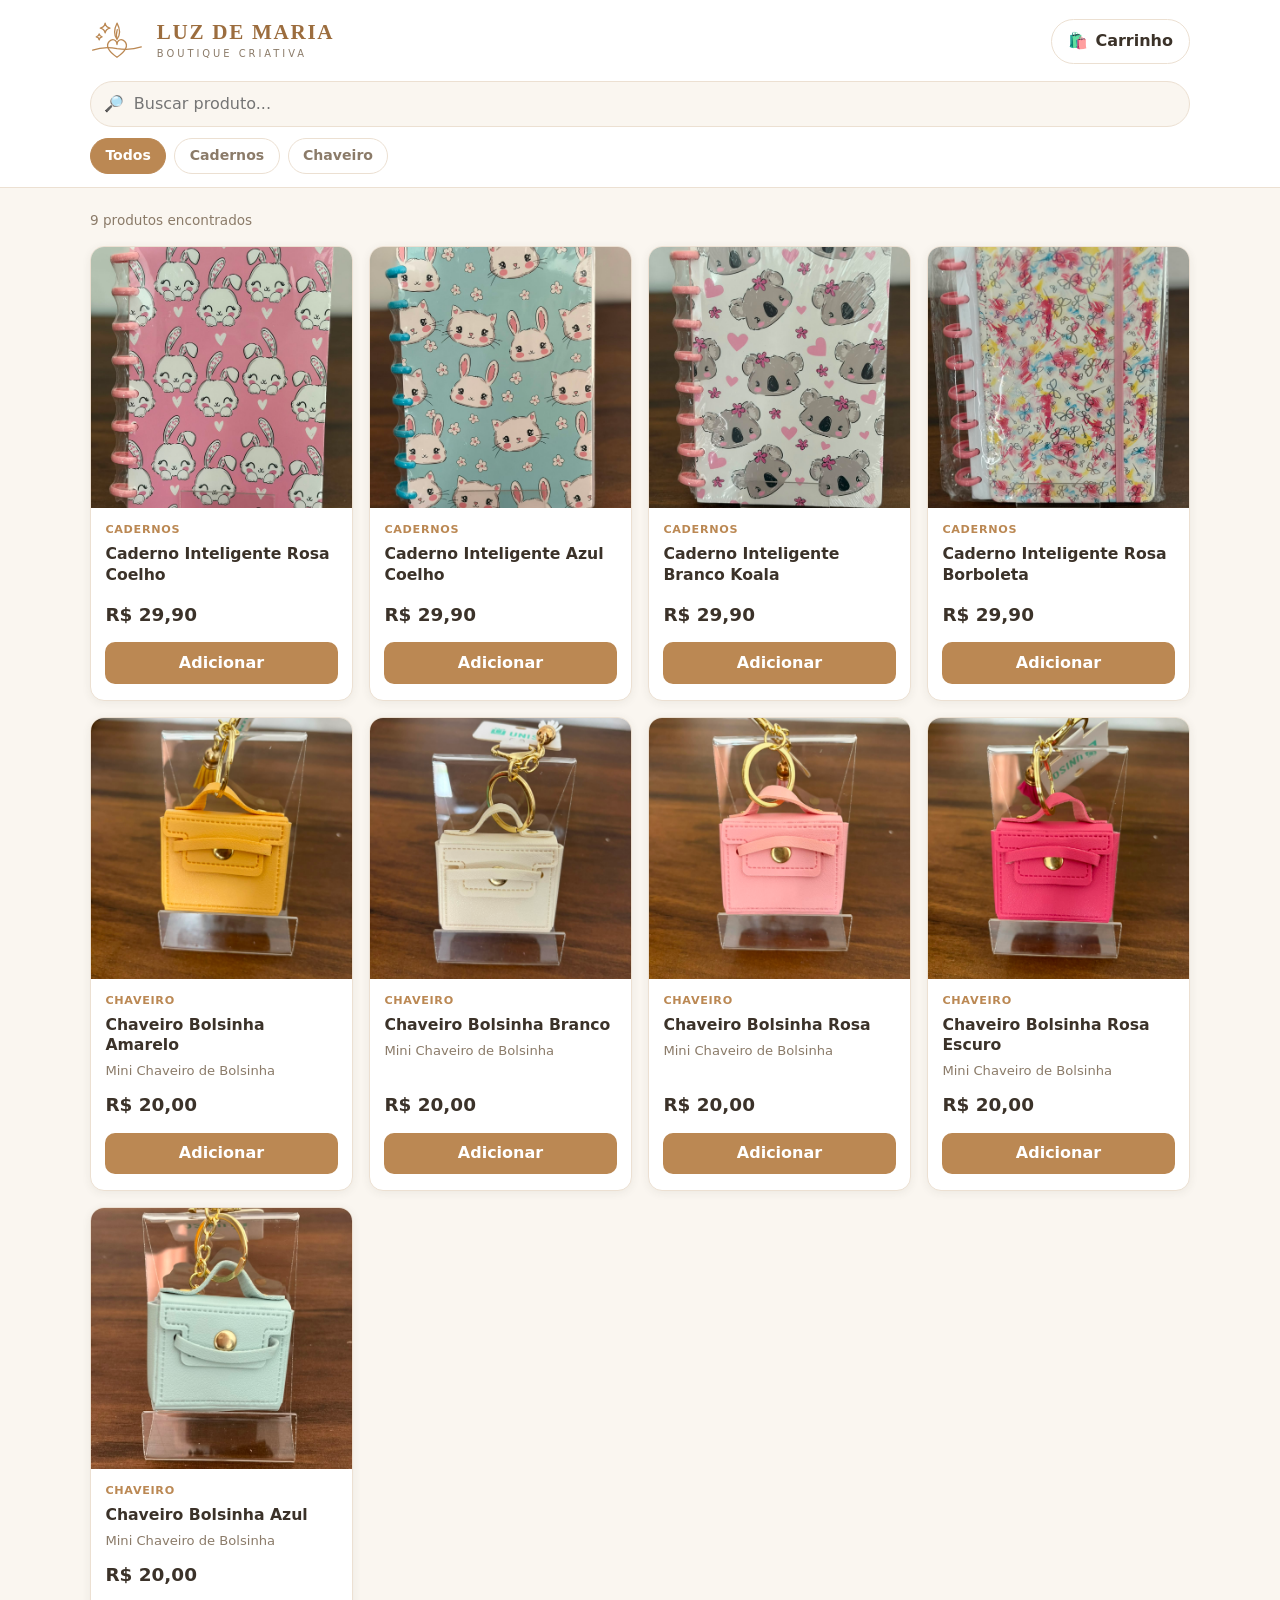
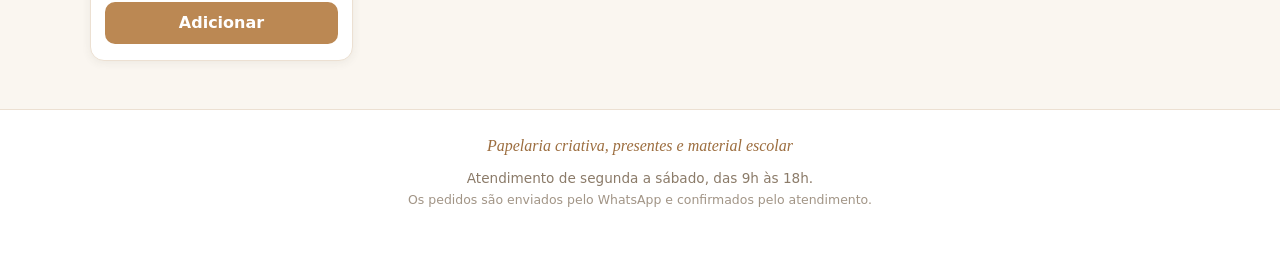
<file: index.html>
<!DOCTYPE html>
<html lang="pt-BR">
<head>
  <meta charset="UTF-8">
  <meta name="viewport" content="width=device-width, initial-scale=1">
  <title>Luz de Maria Boutique Criativa — Loja</title>
  <meta name="description" content="Catálogo da Luz de Maria Boutique Criativa com pedido direto pelo WhatsApp.">
  <link rel="icon" href="favicon.svg" type="image/svg+xml">
  <link rel="apple-touch-icon" href="favicon.svg">
  <meta name="theme-color" content="#bb8853">
  <link rel="stylesheet" href="css/estilo.css">
</head>
<body>

  <header class="cabecalho">
    <div class="cabecalho__topo container">
      <div class="marca">
        <span class="marca__icone" id="marca-icone" aria-hidden="true">
          <!-- Símbolo da marca: chama e coração em linha contínua -->
          <svg viewBox="0 0 100 100" role="img" aria-hidden="true" focusable="false">
            <g fill="none" stroke="currentColor" stroke-width="2.4"
               stroke-linecap="round" stroke-linejoin="round">
              <path d="M5 67 C 24 60, 40 62, 50 64 C 62 66, 80 66, 95 61" />
              <path d="M50 80 C 33 69, 29 58, 35.5 51 C 42 44.5, 50 48, 50 56.5
                       C 50 48, 58 44.5, 64.5 51 C 71 58, 67 69, 50 80" />
              <path d="M50 47 C 43.5 38, 45.5 26, 50 17 C 55 26, 56.5 38, 50 47" />
              <path d="M50 45 C 47.5 39, 49.5 33, 50.5 29" />
              <path d="M28 17 C 29 23, 31 25, 37 26 C 31 27, 29 29, 28 35
                       C 27 29, 25 27, 19 26 C 25 25, 27 23, 28 17 Z" />
              <path d="M17 37 C 17.6 40.6, 18.8 41.8, 22.4 42.4 C 18.8 43, 17.6 44.2, 17 47.8
                       C 16.4 44.2, 15.2 43, 11.6 42.4 C 15.2 41.8, 16.4 40.6, 17 37 Z" />
            </g>
          </svg>
        </span>
        <div class="marca__texto">
          <h1 class="marca__nome" id="loja-nome">Luz de Maria</h1>
          <p class="marca__sub" id="loja-sub">Boutique Criativa</p>
        </div>
      </div>

      <button type="button" class="botao-carrinho" id="abrir-carrinho" aria-label="Abrir carrinho">
        <span aria-hidden="true">🛍️</span>
        <span>Carrinho</span>
        <span class="badge" id="badge-carrinho" hidden>0</span>
      </button>
    </div>

    <div class="cabecalho__busca container">
      <div class="campo-busca">
        <span class="campo-busca__icone" aria-hidden="true">🔎</span>
        <input type="search" id="busca" placeholder="Buscar produto..." aria-label="Buscar produto"
               autocomplete="off">
        <button type="button" class="campo-busca__limpar" id="limpar-busca" aria-label="Limpar busca" hidden>×</button>
      </div>
    </div>

    <nav class="filtros container" id="filtros" aria-label="Filtrar por categoria"></nav>
  </header>

  <main class="container">
    <p class="contador" id="contador" role="status" aria-live="polite"></p>
    <ul class="grade" id="grade"></ul>

    <p class="vazio" id="sem-resultado" hidden>
      Nenhum produto encontrado. Tente outra busca ou escolha outra categoria.
    </p>
  </main>

  <footer class="rodape">
    <p class="rodape__slogan" id="loja-slogan"></p>
    <p id="rodape-texto"></p>
    <p class="rodape__aviso">Os pedidos são enviados pelo WhatsApp e confirmados pelo atendimento.</p>
  </footer>

  <!-- Carrinho -->
  <div class="overlay" id="overlay" hidden></div>

  <aside class="carrinho" id="carrinho" role="dialog" aria-modal="true" aria-labelledby="carrinho-titulo" hidden>
    <header class="carrinho__cabecalho">
      <h2 id="carrinho-titulo">Seu pedido</h2>
      <button type="button" class="icone" id="fechar-carrinho" aria-label="Fechar carrinho">×</button>
    </header>

    <div class="carrinho__corpo" id="carrinho-itens"></div>

    <form class="carrinho__rodape" id="form-pedido" novalidate>
      <div class="total">
        <span>Total</span>
        <strong id="total">R$ 0,00</strong>
      </div>

      <label class="campo">
        <span>Seu nome <em>*</em></span>
        <input type="text" id="cliente-nome" name="nome" autocomplete="name" required>
      </label>

      <label class="campo">
        <span>Observações (opcional)</span>
        <textarea id="cliente-obs" name="obs" rows="2"
                  placeholder="Ex.: cor preferida, prazo, forma de retirada..."></textarea>
      </label>

      <p class="erro" id="erro-form" hidden></p>

      <button type="submit" class="botao-principal" id="enviar-pedido" disabled>
        <span aria-hidden="true">💬</span> Enviar pedido pelo WhatsApp
      </button>
      <button type="button" class="botao-texto" id="limpar-carrinho">Esvaziar carrinho</button>
    </form>
  </aside>

  <div class="aviso" id="aviso" role="status" aria-live="polite" hidden></div>

  <script src="js/config.js"></script>
  <script src="js/planilha.js"></script>
  <script src="js/loja.js"></script>
</body>
</html>
</file>
<file: css/estilo.css>
/* ============================ Base ============================ */

/* Paleta tirada do logo: traço em caramelo dourado sobre off-white. */
:root {
  --cor-fundo: #faf6f0;
  --cor-superficie: #ffffff;
  --cor-borda: #ece0d2;
  --cor-texto: #3b3229;
  --cor-suave: #8b7b69;
  --cor-marca: #bb8853;          /* dourado do logo */
  --cor-marca-escura: #9c6d3e;
  --cor-marca-clara: #f6ece0;
  --cor-zap: #1fa855;            /* verde do WhatsApp, só no botão de envio */
  --cor-zap-escura: #17864a;
  --raio: 14px;
  --sombra: 0 2px 10px rgba(59, 50, 41, .07);
  --fonte-titulo: Georgia, "Times New Roman", serif;
}

* { box-sizing: border-box; }

/* Elementos com display próprio (flex/grid) ignorariam o atributo hidden;
   esta regra garante que hidden sempre esconda de verdade. */
[hidden] { display: none !important; }

html { scroll-behavior: smooth; }

body {
  margin: 0;
  background: var(--cor-fundo);
  color: var(--cor-texto);
  font-family: "Segoe UI", system-ui, -apple-system, Arial, sans-serif;
  line-height: 1.5;
}

.container {
  width: min(1100px, 100% - 2rem);
  margin-inline: auto;
}

button { font: inherit; cursor: pointer; }

/* ========================== Cabeçalho ========================= */

.cabecalho {
  position: sticky;
  top: 0;
  z-index: 20;
  background: var(--cor-superficie);
  border-bottom: 1px solid var(--cor-borda);
  padding-block: .9rem .6rem;
}

.cabecalho__topo {
  display: flex;
  align-items: center;
  justify-content: space-between;
  gap: 1rem;
}

.marca { display: flex; align-items: center; gap: .8rem; }

.marca__icone {
  display: grid;
  place-items: center;
  width: 54px;
  height: 54px;
  flex: none;
  color: var(--cor-marca);
}

.marca__icone svg,
.marca__icone img { width: 100%; height: 100%; object-fit: contain; }

.marca__texto { display: flex; flex-direction: column; }

.marca__nome {
  margin: 0;
  font-family: var(--fonte-titulo);
  font-size: 1.32rem;
  font-weight: 700;
  letter-spacing: .08em;
  text-transform: uppercase;
  color: var(--cor-marca-escura);
  line-height: 1.1;
}

.marca__sub {
  margin: .15rem 0 0;
  font-size: .62rem;
  letter-spacing: .3em;
  text-transform: uppercase;
  color: var(--cor-suave);
}

.botao-carrinho {
  position: relative;
  display: inline-flex;
  align-items: center;
  gap: .45rem;
  padding: .6rem 1rem;
  border: 1px solid var(--cor-borda);
  border-radius: 999px;
  background: var(--cor-superficie);
  color: var(--cor-texto);
  font-weight: 600;
  transition: border-color .15s, background .15s;
}

.botao-carrinho:hover { border-color: var(--cor-marca); background: var(--cor-marca-clara); }

.badge {
  min-width: 22px;
  height: 22px;
  padding-inline: 6px;
  border-radius: 999px;
  background: var(--cor-marca);
  color: #fff;
  font-size: .75rem;
  font-weight: 700;
  display: grid;
  place-items: center;
}

/* ============================ Busca =========================== */

.cabecalho__busca { margin-top: .8rem; }

.campo-busca {
  display: flex;
  align-items: center;
  gap: .5rem;
  padding: .55rem .8rem;
  border: 1px solid var(--cor-borda);
  border-radius: 999px;
  background: var(--cor-fundo);
}

.campo-busca:focus-within { border-color: var(--cor-marca); background: #fff; }

.campo-busca input {
  flex: 1;
  border: 0;
  background: transparent;
  font: inherit;
  color: inherit;
  outline: none;
  min-width: 0;
}

.campo-busca__icone { color: var(--cor-suave); }

.campo-busca__limpar {
  border: 0;
  background: transparent;
  color: var(--cor-suave);
  font-size: 1.3rem;
  line-height: 1;
  padding: 0 .2rem;
}

/* =========================== Filtros ========================== */

.filtros {
  display: flex;
  gap: .5rem;
  margin-top: .7rem;
  overflow-x: auto;
  padding-bottom: .2rem;
  scrollbar-width: none;
}

.filtros::-webkit-scrollbar { display: none; }

.chip {
  flex: none;
  padding: .4rem .9rem;
  border: 1px solid var(--cor-borda);
  border-radius: 999px;
  background: var(--cor-superficie);
  color: var(--cor-suave);
  font-size: .88rem;
  font-weight: 600;
  transition: all .15s;
}

.chip:hover { color: var(--cor-texto); border-color: #cfc8bc; }

.chip[aria-pressed="true"] {
  background: var(--cor-marca);
  border-color: var(--cor-marca);
  color: #fff;
}

/* =========================== Catálogo ========================= */

main { padding-block: 1.4rem 3rem; }

.contador {
  margin: 0 0 1rem;
  font-size: .85rem;
  color: var(--cor-suave);
}

.grade {
  list-style: none;
  margin: 0;
  padding: 0;
  display: grid;
  gap: 1rem;
  grid-template-columns: repeat(auto-fill, minmax(215px, 1fr));
}

.card {
  display: flex;
  flex-direction: column;
  background: var(--cor-superficie);
  border: 1px solid var(--cor-borda);
  border-radius: var(--raio);
  overflow: hidden;
  box-shadow: var(--sombra);
}

.card__figura {
  position: relative;          /* âncora da foto, veja a regra abaixo */
  display: grid;
  place-items: center;
  /* Quadrado: as fotos de produto costumam ser em pé (1200x1600) e um corte
     4:3 cortaria um quarto do produto em cima e embaixo. */
  aspect-ratio: 1 / 1;
  overflow: hidden;
  background: linear-gradient(140deg, #f8efe3, #fdf7f0);
  font-size: 3rem;
}

/* A foto é posicionada de forma absoluta para preencher exatamente a moldura.
   Sem isso, uma foto em pé (mais alta que larga) estica o card inteiro. */
.card__figura img {
  position: absolute;
  inset: 0;
  width: 100%;
  height: 100%;
  object-fit: cover;
}

.card__corpo {
  display: flex;
  flex-direction: column;
  gap: .35rem;
  flex: 1;
  padding: .85rem .9rem 1rem;
}

.card__categoria {
  font-size: .7rem;
  font-weight: 700;
  letter-spacing: .06em;
  text-transform: uppercase;
  color: var(--cor-marca);
}

.card__nome { margin: 0; font-size: .98rem; line-height: 1.3; }

.card__descricao {
  margin: 0;
  font-size: .82rem;
  color: var(--cor-suave);
  flex: 1;
}

.card__preco {
  font-size: 1.15rem;
  font-weight: 700;
  margin-top: .3rem;
}

.card__estoque {
  align-self: flex-start;
  margin-top: .25rem;
  padding: .15rem .5rem;
  border-radius: 999px;
  background: #fcefe2;
  color: #a35a2a;
  font-size: .72rem;
  font-weight: 700;
}

.card__acao {
  margin-top: .5rem;
  padding: .55rem;
  border: 0;
  border-radius: 10px;
  background: var(--cor-marca);
  color: #fff;
  font-weight: 600;
  transition: background .15s;
}

.card__acao:hover { background: var(--cor-marca-escura); }

.card__acao:disabled { background: #d8d3ca; color: #8d867c; cursor: not-allowed; }

.card--esgotado .card__figura { filter: grayscale(1); opacity: .6; }

/* ------------------- Esqueleto enquanto a planilha carrega ---------------- */

@keyframes pulsar {
  0%, 100% { opacity: 1; }
  50% { opacity: .5; }
}

.esqueleto {
  background: #f0e6d9;
  border-radius: 8px;
  animation: pulsar 1.4s ease-in-out infinite;
}

.card--esqueleto { box-shadow: none; }

.card--esqueleto .card__figura { border-radius: 0; }

.esqueleto__linha { height: 12px; }

.esqueleto__botao { height: 38px; margin-top: .6rem; border-radius: 10px; }

.chip.esqueleto { border-color: transparent; height: 36px; }

@media (prefers-reduced-motion: reduce) {
  .esqueleto { animation: none; }
}

.vazio {
  text-align: center;
  color: var(--cor-suave);
  padding: 3rem 1rem;
}

/* =========================== Rodapé =========================== */

.rodape {
  border-top: 1px solid var(--cor-borda);
  background: var(--cor-superficie);
  padding: 1.5rem 1rem 2.5rem;
  text-align: center;
  font-size: .85rem;
  color: var(--cor-suave);
}

.rodape p { margin: .2rem 0; }

.rodape .rodape__slogan {
  font-family: var(--fonte-titulo);
  font-size: 1rem;
  font-style: italic;
  color: var(--cor-marca-escura);
  margin: 0 0 .6rem;
}

.rodape__aviso { font-size: .78rem; opacity: .8; }

/* ========================== Carrinho ========================== */

.overlay {
  position: fixed;
  inset: 0;
  background: rgba(24, 21, 18, .45);
  z-index: 30;
}

.carrinho {
  position: fixed;
  top: 0;
  right: 0;
  z-index: 40;
  width: min(410px, 100%);
  height: 100dvh;
  display: flex;
  flex-direction: column;
  background: var(--cor-superficie);
  box-shadow: -8px 0 30px rgba(0, 0, 0, .15);
}

.carrinho__cabecalho {
  display: flex;
  align-items: center;
  justify-content: space-between;
  padding: 1rem 1.1rem;
  border-bottom: 1px solid var(--cor-borda);
}

.carrinho__cabecalho h2 {
  margin: 0;
  font-family: var(--fonte-titulo);
  font-size: 1.15rem;
  letter-spacing: .04em;
  color: var(--cor-marca-escura);
}

.icone {
  border: 0;
  background: transparent;
  font-size: 1.6rem;
  line-height: 1;
  color: var(--cor-suave);
  padding: 0 .3rem;
}

.carrinho__corpo {
  flex: 1;
  overflow-y: auto;
  padding: .8rem 1.1rem;
}

.item {
  display: grid;
  grid-template-columns: 44px 1fr auto;
  gap: .7rem;
  align-items: center;
  padding: .7rem 0;
  border-bottom: 1px solid var(--cor-borda);
}

.item__figura {
  display: grid;
  place-items: center;
  width: 44px;
  height: 44px;
  border-radius: 10px;
  background: var(--cor-marca-clara);
  font-size: 1.3rem;
  overflow: hidden;
}

.item__figura img { width: 100%; height: 100%; object-fit: cover; }

.item__nome { font-size: .88rem; font-weight: 600; }

.item__preco { font-size: .8rem; color: var(--cor-suave); }

.quantidade {
  display: flex;
  align-items: center;
  gap: .1rem;
  border: 1px solid var(--cor-borda);
  border-radius: 999px;
  overflow: hidden;
}

.quantidade button {
  width: 28px;
  height: 28px;
  border: 0;
  background: transparent;
  color: var(--cor-marca);
  font-size: 1rem;
  font-weight: 700;
}

.quantidade button:hover { background: var(--cor-marca-clara); }

.quantidade span {
  min-width: 22px;
  text-align: center;
  font-size: .88rem;
  font-weight: 600;
}

.carrinho__vazio {
  text-align: center;
  color: var(--cor-suave);
  padding: 3rem 1rem;
  font-size: .9rem;
}

.carrinho__rodape {
  border-top: 1px solid var(--cor-borda);
  padding: .9rem 1.1rem 1.1rem;
  display: flex;
  flex-direction: column;
  gap: .6rem;
  background: var(--cor-superficie);
}

.total {
  display: flex;
  justify-content: space-between;
  align-items: baseline;
  font-size: .9rem;
  color: var(--cor-suave);
}

.total strong { font-size: 1.35rem; color: var(--cor-texto); }

.campo { display: flex; flex-direction: column; gap: .25rem; font-size: .82rem; }

.campo span { color: var(--cor-suave); font-weight: 600; }

.campo em { color: #c0392b; font-style: normal; }

.campo input,
.campo textarea {
  padding: .55rem .7rem;
  border: 1px solid var(--cor-borda);
  border-radius: 10px;
  font: inherit;
  font-size: .9rem;
  resize: vertical;
}

.campo input:focus,
.campo textarea:focus { outline: 2px solid var(--cor-marca); outline-offset: -1px; }

.erro { margin: 0; font-size: .82rem; color: #c0392b; }

.botao-principal {
  display: flex;
  align-items: center;
  justify-content: center;
  gap: .45rem;
  padding: .8rem;
  border: 0;
  border-radius: 12px;
  background: var(--cor-zap);
  color: #fff;
  font-size: 1rem;
  font-weight: 700;
  transition: background .15s;
}

.botao-principal:hover:not(:disabled) { background: var(--cor-zap-escura); }

.botao-principal:disabled { background: #cfcac2; cursor: not-allowed; }

.botao-texto {
  border: 0;
  background: transparent;
  color: var(--cor-suave);
  font-size: .82rem;
  text-decoration: underline;
}

/* ============================ Aviso =========================== */

.aviso {
  position: fixed;
  left: 50%;
  bottom: 1.5rem;
  transform: translateX(-50%);
  z-index: 50;
  background: var(--cor-texto);
  color: #fff;
  padding: .6rem 1.1rem;
  border-radius: 999px;
  font-size: .88rem;
  box-shadow: var(--sombra);
}

/* =========================== Telas pequenas =================== */

@media (max-width: 480px) {
  /* Cabeçalho mais enxuto: ele fica fixo no topo e comia um quinto da tela */
  .cabecalho { padding-block: .55rem .4rem; }
  .cabecalho__busca { margin-top: .5rem; }
  .filtros { margin-top: .45rem; }

  .marca { gap: .6rem; }
  .marca__icone { width: 40px; height: 40px; }
  .marca__nome { font-size: 1rem; letter-spacing: .05em; }
  .marca__sub { font-size: .53rem; letter-spacing: .2em; }

  .botao-carrinho { padding: .5rem .7rem; }
  .botao-carrinho span:nth-child(2) { display: none; }

  .campo-busca { padding: .45rem .75rem; }
  .chip { padding: .35rem .8rem; font-size: .84rem; }

  /* Cards proporcionais: antes ficavam altos demais para a largura */
  .grade { grid-template-columns: repeat(2, 1fr); gap: .7rem; }
  .card__figura { font-size: 2.2rem; }
  .card__corpo { padding: .6rem .65rem .7rem; gap: .2rem; }
  /* A categoria já está nos filtros logo acima; no celular ela só ocupa altura */
  .card__categoria { display: none; }
  .card__nome { font-size: .86rem; }
  .card__preco { font-size: 1rem; margin-top: .2rem; }
  .card__estoque { font-size: .66rem; }
  .card__acao { min-height: 44px; }   /* alvo de toque confortável */

  /* Descrição limitada a duas linhas para o card não esticar */
  .card__descricao {
    font-size: .76rem;
    display: -webkit-box;
    -webkit-line-clamp: 2;
    -webkit-box-orient: vertical;
    overflow: hidden;
  }

  /* Fonte de 16px evita o zoom automático do iPhone ao tocar no campo */
  .campo input,
  .campo textarea { font-size: 16px; }

  .quantidade button { width: 34px; height: 34px; }
}
</file>
